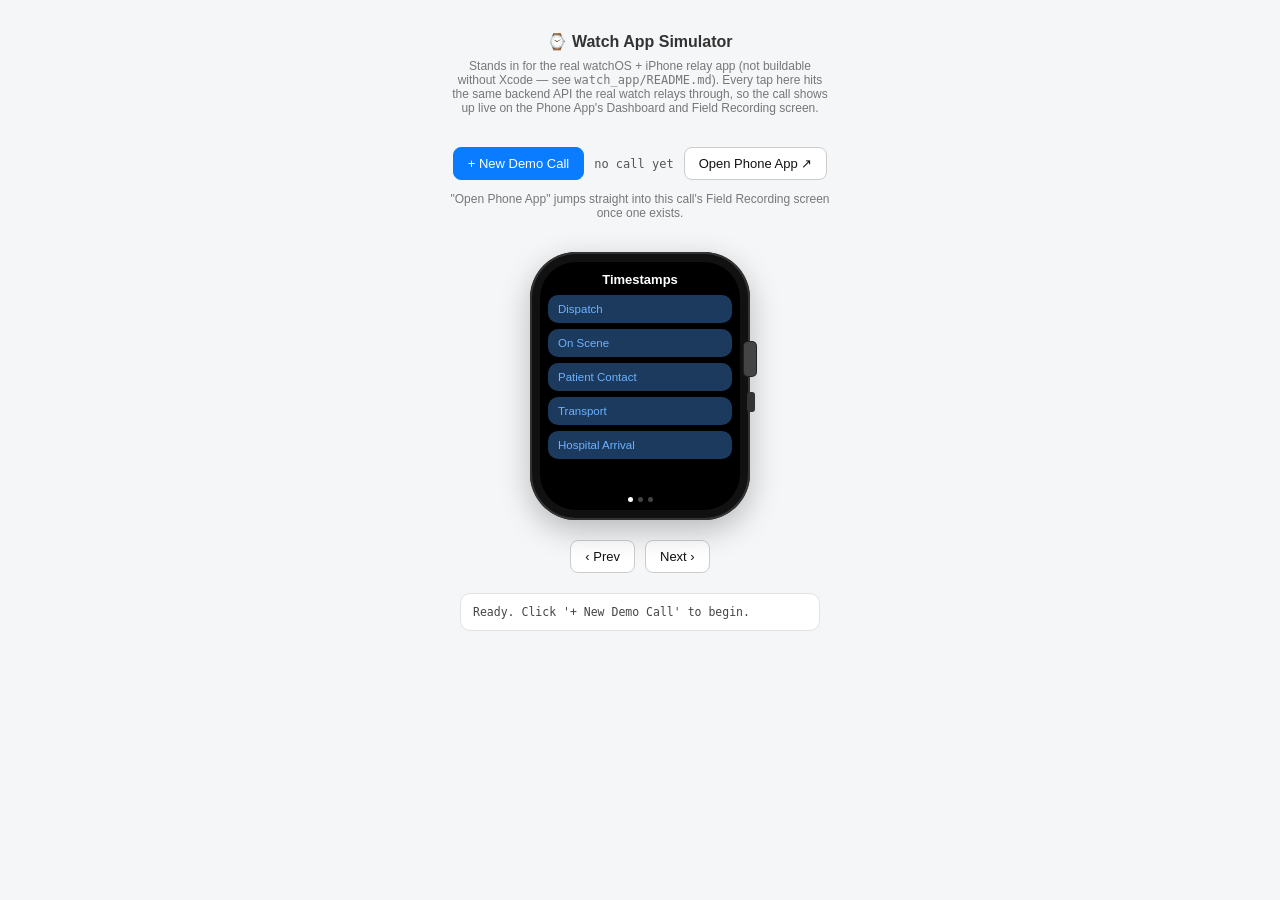
<file: phone_app/static/watch-mock.html>
<!DOCTYPE html>
<html lang="en">
<head>
<meta charset="UTF-8">
<title>Watch App — Demo Simulator</title>
<style>
  :root { color-scheme: dark; }
  * { box-sizing: border-box; }
  body {
    margin: 0;
    min-height: 100vh;
    background: #f5f6f8;
    color: #111;
    font-family: -apple-system, BlinkMacSystemFont, "SF Pro Text", Helvetica, Arial, sans-serif;
    display: flex;
    flex-direction: column;
    align-items: center;
    padding: 32px 16px;
    gap: 20px;
  }
  h1 { font-size: 16px; font-weight: 600; color: #333; margin: 0; }
  .subtitle { font-size: 12px; color: #777; text-align: center; max-width: 380px; margin-top: -12px; }

  .toolbar {
    display: flex; gap: 10px; align-items: center; flex-wrap: wrap; justify-content: center;
  }
  .toolbar button, .toolbar a.btn {
    font: inherit; font-size: 13px; padding: 8px 14px; border-radius: 8px;
    border: 1px solid #ccc; background: white; cursor: pointer; color: #111; text-decoration: none;
  }
  .toolbar button.primary, .toolbar a.btn.primary { background: #0a7cff; color: white; border-color: #0a7cff; }
  .call-id { font-size: 12px; color: #555; font-family: ui-monospace, monospace; }

  /* Watch bezel */
  .watch {
    width: 220px;
    height: 268px;
    background: #111;
    border-radius: 46px;
    padding: 10px;
    box-shadow: 0 10px 30px rgba(0,0,0,0.25), inset 0 0 0 2px #333;
    position: relative;
  }
  .crown {
    position: absolute;
    right: -6px; top: 90px;
    width: 12px; height: 34px;
    background: #444; border-radius: 4px;
    box-shadow: 0 0 0 1px #222;
  }
  .side-btn {
    position: absolute;
    right: -5px; top: 140px;
    width: 8px; height: 20px;
    background: #333; border-radius: 3px;
  }
  .screen {
    width: 100%; height: 100%;
    background: #000;
    border-radius: 36px;
    overflow: hidden;
    display: flex;
    flex-direction: column;
    color: #fff;
    font-size: 12px;
  }
  .screen-content {
    flex: 1;
    overflow-y: auto;
    padding: 10px 8px 4px;
  }
  .screen-content::-webkit-scrollbar { width: 3px; }
  .page-title {
    text-align: center;
    font-weight: 600;
    font-size: 13px;
    margin-bottom: 8px;
  }
  .page-dots {
    display: flex; justify-content: center; gap: 5px; padding: 6px 0 8px;
  }
  .page-dots span {
    width: 5px; height: 5px; border-radius: 50%; background: #444;
  }
  .page-dots span.active { background: #fff; }

  /* Timestamp buttons */
  .ts-btn {
    display: flex; justify-content: space-between; align-items: center;
    width: 100%;
    background: #1c3a5e; color: #6cb2ff;
    border: none; border-radius: 10px;
    padding: 8px 10px; margin-bottom: 6px;
    font-size: 11.5px; font-weight: 500;
    cursor: pointer;
  }
  .ts-btn.done { background: #163d24; color: #59d97a; }
  .ts-btn .check { display: none; }
  .ts-btn.done .check { display: inline; }

  /* Vitals steppers */
  .vital-row { margin-bottom: 8px; }
  .vital-label { font-size: 10.5px; color: #aaa; margin-bottom: 2px; }
  .vital-control {
    display: flex; align-items: center; justify-content: space-between;
    background: #1a1a1c; border-radius: 8px; padding: 3px 6px;
  }
  .vital-control button {
    width: 22px; height: 22px; border-radius: 50%;
    border: none; background: #333; color: #6cb2ff; font-size: 14px;
    line-height: 1; cursor: pointer;
  }
  .vital-value { font-size: 13px; font-weight: 600; min-width: 44px; text-align: center; }
  .log-vitals-btn {
    width: 100%; margin-top: 4px; padding: 8px;
    background: #0a7cff; color: white; border: none; border-radius: 10px;
    font-size: 12px; font-weight: 600; cursor: pointer;
  }
  .log-vitals-btn:disabled { background: #163d24; color: #59d97a; }

  /* Dictation */
  .dictation-view { display: flex; flex-direction: column; align-items: center; padding-top: 6px; gap: 8px; }
  .mic-btn {
    width: 56px; height: 56px; border-radius: 50%;
    border: none; background: #1a1a1c; color: #6cb2ff;
    font-size: 22px; cursor: pointer;
    display: flex; align-items: center; justify-content: center;
  }
  .mic-btn.recording { color: #ff4444; }
  .mic-hint { font-size: 10.5px; color: #888; }
  .transcript-box {
    font-size: 10.5px; color: #59d97a; text-align: center; padding: 0 6px;
    max-height: 70px; overflow-y: auto;
  }

  .log-panel {
    width: 360px;
    max-width: 90vw;
    background: white;
    border: 1px solid #e2e2e2;
    border-radius: 10px;
    padding: 10px 12px;
    font-size: 11.5px;
    font-family: ui-monospace, monospace;
    color: #444;
    max-height: 140px;
    overflow-y: auto;
  }
  .log-panel div { padding: 1px 0; }
  .log-panel .ok { color: #1a7a3c; }
</style>
</head>
<body>

<h1>⌚ Watch App Simulator</h1>
<p class="subtitle">
  Stands in for the real watchOS + iPhone relay app (not buildable without Xcode — see <code>watch_app/README.md</code>).
  Every tap here hits the same backend API the real watch relays through, so the call shows up live on the Phone App's
  Dashboard and Field Recording screen.
</p>

<div class="toolbar">
  <button id="new-call-btn" class="primary">+ New Demo Call</button>
  <span class="call-id" id="call-id-label">no call yet</span>
  <a id="open-phone-link" class="btn" href="/" target="_blank" rel="noopener">Open Phone App ↗</a>
</div>
<p class="subtitle" style="margin-top:-8px;">"Open Phone App" jumps straight into this call's Field Recording screen once one exists.</p>

<div class="watch">
  <div class="crown"></div>
  <div class="side-btn"></div>
  <div class="screen">
    <div class="screen-content" id="screen-content"></div>
    <div class="page-dots">
      <span id="dot-0" class="active"></span>
      <span id="dot-1"></span>
      <span id="dot-2"></span>
    </div>
  </div>
</div>

<div class="toolbar">
  <button id="prev-page-btn">‹ Prev</button>
  <button id="next-page-btn">Next ›</button>
</div>

<div class="log-panel" id="log-panel"></div>

<script>
const API_BASE = window.location.origin;
let callId = null;
let page = 0; // 0 = timestamps, 1 = vitals, 2 = dictation

const TS_LABELS = ["Dispatch", "On Scene", "Patient Contact", "Transport", "Hospital Arrival"];
const loggedTs = new Set();

const vitals = { systolic: 150, diastolic: 95, hr: 110, spo2: 94, rr: 20, gcs: 15, glucose: 110 };
const vitalRanges = {
  systolic: [60, 220], diastolic: [30, 140], hr: [30, 220],
  spo2: [50, 100], rr: [4, 50], gcs: [3, 15], glucose: [20, 500],
};
let vitalsLogged = false;

let recognizing = false;
let recognizer = null;
let transcript = "";
let callComplaint = "unspecified complaint";
function cannedDictation() {
  return `Patient reports symptoms consistent with ${callComplaint}, onset per report.`;
}

const screenContent = document.getElementById("screen-content");
const logPanel = document.getElementById("log-panel");
const callIdLabel = document.getElementById("call-id-label");
const openPhoneLink = document.getElementById("open-phone-link");

function log(msg, ok) {
  const div = document.createElement("div");
  div.textContent = msg;
  if (ok) div.className = "ok";
  logPanel.prepend(div);
}

async function api(path, options = {}) {
  const res = await fetch(API_BASE + path, {
    headers: { "Content-Type": "application/json" },
    ...options,
  });
  if (!res.ok) throw new Error(`API error ${res.status} on ${path}`);
  return res.json();
}

async function newCall() {
  const complaint = prompt("Chief complaint for this scenario (e.g. diabetic emergency, opioid overdose, heart attack):");
  if (complaint === null) return; // cancelled
  const ageRaw = prompt("Patient age (optional):");
  const sex = prompt("Patient sex (male/female/other, optional):");

  loggedTs.clear();
  vitalsLogged = false;
  transcript = "";
  callComplaint = complaint.trim() || "unspecified complaint";
  const { call_id } = await api("/api/calls", {
    method: "POST",
    body: JSON.stringify({
      chief_complaint: callComplaint,
      patient_age: ageRaw && ageRaw.trim() ? Number(ageRaw.trim()) : null,
      patient_sex: sex && sex.trim() ? sex.trim() : null,
    }),
  });
  callId = call_id;
  callIdLabel.textContent = `call: ${callId}`;
  openPhoneLink.href = `/?open=${callId}`;
  log(`Created new call ${callId} (${callComplaint})`, true);
  render();
}

async function tapTimestamp(label) {
  if (!callId) return;
  const recorded_at = new Date().toISOString();
  await api(`/api/calls/${callId}/timestamps`, {
    method: "POST",
    body: JSON.stringify({ label, recorded_at }),
  });
  loggedTs.add(label);
  log(`Timestamp sent: ${label}`, true);
  render();
}

async function logVitals() {
  if (!callId) return;
  await api(`/api/calls/${callId}/vitals`, {
    method: "POST",
    body: JSON.stringify({
      bp: `${vitals.systolic}/${vitals.diastolic}`,
      hr: vitals.hr, spo2: vitals.spo2, rr: vitals.rr, gcs: vitals.gcs, glucose: vitals.glucose,
    }),
  });
  vitalsLogged = true;
  log(`Vitals sent: BP ${vitals.systolic}/${vitals.diastolic}, HR ${vitals.hr}, SpO2 ${vitals.spo2}`, true);
  render();
}

async function sendDictation(text) {
  if (!callId || !text.trim()) return;
  await api(`/api/calls/${callId}/dictations`, {
    method: "POST",
    body: JSON.stringify({ text: text.trim() }),
  });
  log(`Dictation sent: "${text.trim()}"`, true);
}

function clampAdjust(key, delta) {
  const [lo, hi] = vitalRanges[key];
  vitals[key] = Math.min(hi, Math.max(lo, vitals[key] + delta));
  render();
}

function renderTimestamps() {
  screenContent.innerHTML = `<div class="page-title">Timestamps</div>`;
  for (const label of TS_LABELS) {
    const done = loggedTs.has(label);
    const btn = document.createElement("button");
    btn.className = "ts-btn" + (done ? " done" : "");
    btn.innerHTML = `<span>${label}</span><span class="check">✓</span>`;
    btn.onclick = () => tapTimestamp(label);
    screenContent.appendChild(btn);
  }
}

function renderVitals() {
  screenContent.innerHTML = `<div class="page-title">Vitals</div>`;
  const rows = [
    ["BP Sys", "systolic"], ["BP Dia", "diastolic"], ["HR", "hr"],
    ["SpO2", "spo2"], ["RR", "rr"], ["GCS", "gcs"], ["Glucose", "glucose"],
  ];
  for (const [label, key] of rows) {
    const row = document.createElement("div");
    row.className = "vital-row";
    row.innerHTML = `
      <div class="vital-label">${label}</div>
      <div class="vital-control">
        <button data-key="${key}" data-delta="-1">–</button>
        <span class="vital-value">${vitals[key]}</span>
        <button data-key="${key}" data-delta="1">+</button>
      </div>`;
    row.querySelectorAll("button").forEach(b => {
      b.onclick = () => clampAdjust(b.dataset.key, parseInt(b.dataset.delta, 10));
    });
    screenContent.appendChild(row);
  }
  const logBtn = document.createElement("button");
  logBtn.className = "log-vitals-btn";
  logBtn.textContent = vitalsLogged ? "✓ Logged" : "Log Vitals";
  logBtn.onclick = logVitals;
  screenContent.appendChild(logBtn);
}

function renderDictation() {
  screenContent.innerHTML = `
    <div class="page-title">Dictation</div>
    <div class="dictation-view">
      <button class="mic-btn ${recognizing ? "recording" : ""}" id="mic-btn">${recognizing ? "■" : "🎙"}</button>
      <div class="mic-hint">${recognizing ? "Listening..." : "Tap to dictate"}</div>
      <div class="transcript-box" id="transcript-box">${transcript ? `Sent: "${transcript}"` : ""}</div>
    </div>`;
  document.getElementById("mic-btn").onclick = toggleDictation;
}

function finishDictation(text) {
  if (!recognizing && transcript) return; // already finished
  recognizing = false;
  transcript = (text || "").trim() || cannedDictation();
  sendDictation(transcript);
  render();
}

function toggleDictation() {
  if (recognizing) {
    // Manual stop -- if speech recognition is live, let its onend/onresult
    // handlers supply the final transcript; otherwise fall back now.
    if (recognizer) {
      recognizer.stop();
    } else {
      finishDictation(cannedDictation());
    }
    return;
  }

  recognizing = true;
  render();

  // Safety net: no matter what the Speech API does (denied permission,
  // network failure, silently hangs), the demo must never get stuck on
  // "Listening..." forever. But this must NOT double as a recording time
  // limit -- a real user needs time to (a) respond to the browser's mic
  // permission prompt and (b) say a full sentence. So the timer starts
  // generous, and gets pushed further out once we have real evidence
  // recognition is actually working (onstart / onresult firing).
  let safetyTimer = null;
  const armSafetyTimer = (ms) => {
    clearTimeout(safetyTimer);
    safetyTimer = setTimeout(() => {
      if (recognizer) {
        try { recognizer.abort(); } catch (e) { /* already stopped */ }
      }
      recognizer = null;
      finishDictation(cannedDictation());
    }, ms);
  };
  armSafetyTimer(15000); // covers a slow response to the permission prompt

  const SpeechRec = window.SpeechRecognition || window.webkitSpeechRecognition;
  if (!SpeechRec) {
    clearTimeout(safetyTimer);
    setTimeout(() => finishDictation(cannedDictation()), 1500);
    return;
  }

  let heard = "";
  try {
    recognizer = new SpeechRec();
    recognizer.continuous = true;
    recognizer.interimResults = false;
    recognizer.lang = "en-US";
    recognizer.onstart = () => {
      // Recognition is genuinely listening now -- give a full window for
      // an actual sentence rather than the permission-prompt window.
      armSafetyTimer(20000);
    };
    recognizer.onresult = (e) => {
      for (let i = e.resultIndex; i < e.results.length; i++) {
        heard += e.results[i][0].transcript + " ";
      }
      // Real speech is coming in -- extend a bit more in case they keep talking.
      armSafetyTimer(8000);
    };
    recognizer.onerror = () => {
      clearTimeout(safetyTimer);
      recognizer = null;
      finishDictation(heard || cannedDictation());
    };
    recognizer.onend = () => {
      clearTimeout(safetyTimer);
      recognizer = null;
      finishDictation(heard || cannedDictation());
    };
    recognizer.start();
  } catch (e) {
    // start() can throw synchronously (e.g. mic permission denied) --
    // fall back immediately rather than getting stuck "recording".
    clearTimeout(safetyTimer);
    recognizer = null;
    finishDictation(cannedDictation());
  }
}

function render() {
  document.querySelectorAll(".page-dots span").forEach((d, i) => d.classList.toggle("active", i === page));
  if (page === 0) renderTimestamps();
  else if (page === 1) renderVitals();
  else renderDictation();
}

document.getElementById("new-call-btn").onclick = newCall;
document.getElementById("prev-page-btn").onclick = () => { page = (page + 2) % 3; render(); };
document.getElementById("next-page-btn").onclick = () => { page = (page + 1) % 3; render(); };

render();
log("Ready. Click '+ New Demo Call' to begin.");
</script>
</body>
</html>
</file>
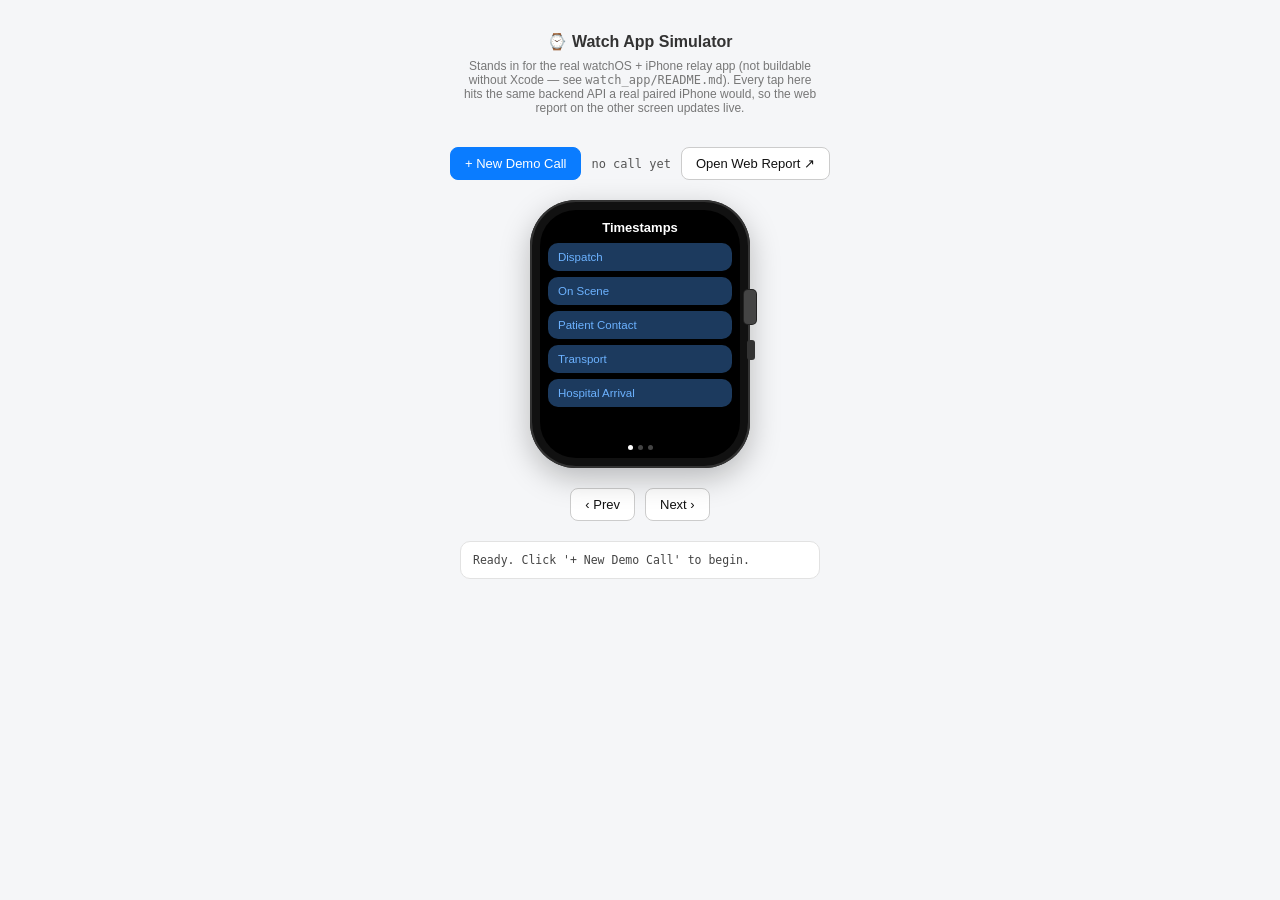
<file: web/static/watch-mock.html>
<!DOCTYPE html>
<html lang="en">
<head>
<meta charset="UTF-8">
<title>Watch App — Demo Simulator</title>
<style>
  :root { color-scheme: dark; }
  * { box-sizing: border-box; }
  body {
    margin: 0;
    min-height: 100vh;
    background: #f5f6f8;
    color: #111;
    font-family: -apple-system, BlinkMacSystemFont, "SF Pro Text", Helvetica, Arial, sans-serif;
    display: flex;
    flex-direction: column;
    align-items: center;
    padding: 32px 16px;
    gap: 20px;
  }
  h1 { font-size: 16px; font-weight: 600; color: #333; margin: 0; }
  .subtitle { font-size: 12px; color: #777; text-align: center; max-width: 360px; margin-top: -12px; }

  .toolbar {
    display: flex; gap: 10px; align-items: center; flex-wrap: wrap; justify-content: center;
  }
  .toolbar button, .toolbar a.btn {
    font: inherit; font-size: 13px; padding: 8px 14px; border-radius: 8px;
    border: 1px solid #ccc; background: white; cursor: pointer; color: #111; text-decoration: none;
  }
  .toolbar button.primary, .toolbar a.btn.primary { background: #0a7cff; color: white; border-color: #0a7cff; }
  .call-id { font-size: 12px; color: #555; font-family: ui-monospace, monospace; }

  /* Watch bezel */
  .watch {
    width: 220px;
    height: 268px;
    background: #111;
    border-radius: 46px;
    padding: 10px;
    box-shadow: 0 10px 30px rgba(0,0,0,0.25), inset 0 0 0 2px #333;
    position: relative;
  }
  .crown {
    position: absolute;
    right: -6px; top: 90px;
    width: 12px; height: 34px;
    background: #444; border-radius: 4px;
    box-shadow: 0 0 0 1px #222;
  }
  .side-btn {
    position: absolute;
    right: -5px; top: 140px;
    width: 8px; height: 20px;
    background: #333; border-radius: 3px;
  }
  .screen {
    width: 100%; height: 100%;
    background: #000;
    border-radius: 36px;
    overflow: hidden;
    display: flex;
    flex-direction: column;
    color: #fff;
    font-size: 12px;
  }
  .screen-content {
    flex: 1;
    overflow-y: auto;
    padding: 10px 8px 4px;
  }
  .screen-content::-webkit-scrollbar { width: 3px; }
  .page-title {
    text-align: center;
    font-weight: 600;
    font-size: 13px;
    margin-bottom: 8px;
  }
  .page-dots {
    display: flex; justify-content: center; gap: 5px; padding: 6px 0 8px;
  }
  .page-dots span {
    width: 5px; height: 5px; border-radius: 50%; background: #444;
  }
  .page-dots span.active { background: #fff; }

  /* Timestamp buttons */
  .ts-btn {
    display: flex; justify-content: space-between; align-items: center;
    width: 100%;
    background: #1c3a5e; color: #6cb2ff;
    border: none; border-radius: 10px;
    padding: 8px 10px; margin-bottom: 6px;
    font-size: 11.5px; font-weight: 500;
    cursor: pointer;
  }
  .ts-btn.done { background: #163d24; color: #59d97a; }
  .ts-btn .check { display: none; }
  .ts-btn.done .check { display: inline; }

  /* Vitals steppers */
  .vital-row { margin-bottom: 8px; }
  .vital-label { font-size: 10.5px; color: #aaa; margin-bottom: 2px; }
  .vital-control {
    display: flex; align-items: center; justify-content: space-between;
    background: #1a1a1c; border-radius: 8px; padding: 3px 6px;
  }
  .vital-control button {
    width: 22px; height: 22px; border-radius: 50%;
    border: none; background: #333; color: #6cb2ff; font-size: 14px;
    line-height: 1; cursor: pointer;
  }
  .vital-value { font-size: 13px; font-weight: 600; min-width: 44px; text-align: center; }
  .log-vitals-btn {
    width: 100%; margin-top: 4px; padding: 8px;
    background: #0a7cff; color: white; border: none; border-radius: 10px;
    font-size: 12px; font-weight: 600; cursor: pointer;
  }
  .log-vitals-btn:disabled { background: #163d24; color: #59d97a; }

  /* Dictation */
  .dictation-view { display: flex; flex-direction: column; align-items: center; padding-top: 6px; gap: 8px; }
  .mic-btn {
    width: 56px; height: 56px; border-radius: 50%;
    border: none; background: #1a1a1c; color: #6cb2ff;
    font-size: 22px; cursor: pointer;
    display: flex; align-items: center; justify-content: center;
  }
  .mic-btn.recording { color: #ff4444; }
  .mic-hint { font-size: 10.5px; color: #888; }
  .transcript-box {
    font-size: 10.5px; color: #59d97a; text-align: center; padding: 0 6px;
    max-height: 70px; overflow-y: auto;
  }

  .log-panel {
    width: 360px;
    max-width: 90vw;
    background: white;
    border: 1px solid #e2e2e2;
    border-radius: 10px;
    padding: 10px 12px;
    font-size: 11.5px;
    font-family: ui-monospace, monospace;
    color: #444;
    max-height: 140px;
    overflow-y: auto;
  }
  .log-panel div { padding: 1px 0; }
  .log-panel .ok { color: #1a7a3c; }
</style>
</head>
<body>

<h1>⌚ Watch App Simulator</h1>
<p class="subtitle">
  Stands in for the real watchOS + iPhone relay app (not buildable without Xcode — see <code>watch_app/README.md</code>).
  Every tap here hits the same backend API a real paired iPhone would, so the web report on the other screen updates live.
</p>

<div class="toolbar">
  <button id="new-call-btn" class="primary">+ New Demo Call</button>
  <span class="call-id" id="call-id-label">no call yet</span>
  <a id="open-report-link" class="btn" href="#" target="_blank" rel="noopener">Open Web Report ↗</a>
</div>

<div class="watch">
  <div class="crown"></div>
  <div class="side-btn"></div>
  <div class="screen">
    <div class="screen-content" id="screen-content"></div>
    <div class="page-dots">
      <span id="dot-0" class="active"></span>
      <span id="dot-1"></span>
      <span id="dot-2"></span>
    </div>
  </div>
</div>

<div class="toolbar">
  <button id="prev-page-btn">‹ Prev</button>
  <button id="next-page-btn">Next ›</button>
</div>

<div class="log-panel" id="log-panel"></div>

<script>
const API_BASE = window.location.origin;
let callId = null;
let page = 0; // 0 = timestamps, 1 = vitals, 2 = dictation

const TS_LABELS = ["Dispatch", "On Scene", "Patient Contact", "Transport", "Hospital Arrival"];
const loggedTs = new Set();

const vitals = { systolic: 150, diastolic: 95, hr: 110, spo2: 94, rr: 20, gcs: 15, glucose: 110 };
const vitalRanges = {
  systolic: [60, 220], diastolic: [30, 140], hr: [30, 220],
  spo2: [50, 100], rr: [4, 50], gcs: [3, 15], glucose: [20, 500],
};
let vitalsLogged = false;

let recognizing = false;
let recognizer = null;
let transcript = "";
let callComplaint = "unspecified complaint";
function cannedDictation() {
  return `Patient reports symptoms consistent with ${callComplaint}, onset per report.`;
}

const screenContent = document.getElementById("screen-content");
const logPanel = document.getElementById("log-panel");
const callIdLabel = document.getElementById("call-id-label");
const openReportLink = document.getElementById("open-report-link");

function log(msg, ok) {
  const div = document.createElement("div");
  div.textContent = msg;
  if (ok) div.className = "ok";
  logPanel.prepend(div);
}

async function api(path, options = {}) {
  const res = await fetch(API_BASE + path, {
    headers: { "Content-Type": "application/json" },
    ...options,
  });
  if (!res.ok) throw new Error(`API error ${res.status} on ${path}`);
  return res.json();
}

async function newCall() {
  const complaint = prompt("Chief complaint for this scenario (e.g. diabetic emergency, opioid overdose, heart attack):");
  if (complaint === null) return; // cancelled
  const ageRaw = prompt("Patient age (optional):");
  const sex = prompt("Patient sex (male/female/other, optional):");

  loggedTs.clear();
  vitalsLogged = false;
  transcript = "";
  callComplaint = complaint.trim() || "unspecified complaint";
  const { call_id } = await api("/api/calls", {
    method: "POST",
    body: JSON.stringify({
      chief_complaint: callComplaint,
      patient_age: ageRaw && ageRaw.trim() ? Number(ageRaw.trim()) : null,
      patient_sex: sex && sex.trim() ? sex.trim() : null,
    }),
  });
  callId = call_id;
  callIdLabel.textContent = `call: ${callId}`;
  openReportLink.href = `/report/${callId}`;
  log(`Created new call ${callId} (${callComplaint})`, true);
  render();
}

async function tapTimestamp(label) {
  if (!callId) return;
  const recorded_at = new Date().toISOString();
  await api(`/api/calls/${callId}/timestamps`, {
    method: "POST",
    body: JSON.stringify({ label, recorded_at }),
  });
  loggedTs.add(label);
  log(`Timestamp sent: ${label}`, true);
  render();
}

async function logVitals() {
  if (!callId) return;
  await api(`/api/calls/${callId}/vitals`, {
    method: "POST",
    body: JSON.stringify({
      bp: `${vitals.systolic}/${vitals.diastolic}`,
      hr: vitals.hr, spo2: vitals.spo2, rr: vitals.rr, gcs: vitals.gcs, glucose: vitals.glucose,
    }),
  });
  vitalsLogged = true;
  log(`Vitals sent: BP ${vitals.systolic}/${vitals.diastolic}, HR ${vitals.hr}, SpO2 ${vitals.spo2}`, true);
  render();
}

async function sendDictation(text) {
  if (!callId || !text.trim()) return;
  await api(`/api/calls/${callId}/dictations`, {
    method: "POST",
    body: JSON.stringify({ text: text.trim() }),
  });
  log(`Dictation sent: "${text.trim()}"`, true);
}

function clampAdjust(key, delta) {
  const [lo, hi] = vitalRanges[key];
  vitals[key] = Math.min(hi, Math.max(lo, vitals[key] + delta));
  render();
}

function renderTimestamps() {
  screenContent.innerHTML = `<div class="page-title">Timestamps</div>`;
  for (const label of TS_LABELS) {
    const done = loggedTs.has(label);
    const btn = document.createElement("button");
    btn.className = "ts-btn" + (done ? " done" : "");
    btn.innerHTML = `<span>${label}</span><span class="check">✓</span>`;
    btn.onclick = () => tapTimestamp(label);
    screenContent.appendChild(btn);
  }
}

function renderVitals() {
  screenContent.innerHTML = `<div class="page-title">Vitals</div>`;
  const rows = [
    ["BP Sys", "systolic"], ["BP Dia", "diastolic"], ["HR", "hr"],
    ["SpO2", "spo2"], ["RR", "rr"], ["GCS", "gcs"], ["Glucose", "glucose"],
  ];
  for (const [label, key] of rows) {
    const row = document.createElement("div");
    row.className = "vital-row";
    row.innerHTML = `
      <div class="vital-label">${label}</div>
      <div class="vital-control">
        <button data-key="${key}" data-delta="-1">–</button>
        <span class="vital-value">${vitals[key]}</span>
        <button data-key="${key}" data-delta="1">+</button>
      </div>`;
    row.querySelectorAll("button").forEach(b => {
      b.onclick = () => clampAdjust(b.dataset.key, parseInt(b.dataset.delta, 10));
    });
    screenContent.appendChild(row);
  }
  const logBtn = document.createElement("button");
  logBtn.className = "log-vitals-btn";
  logBtn.textContent = vitalsLogged ? "✓ Logged" : "Log Vitals";
  logBtn.onclick = logVitals;
  screenContent.appendChild(logBtn);
}

function renderDictation() {
  screenContent.innerHTML = `
    <div class="page-title">Dictation</div>
    <div class="dictation-view">
      <button class="mic-btn ${recognizing ? "recording" : ""}" id="mic-btn">${recognizing ? "■" : "🎙"}</button>
      <div class="mic-hint">${recognizing ? "Listening..." : "Tap to dictate"}</div>
      <div class="transcript-box" id="transcript-box">${transcript ? `Sent: "${transcript}"` : ""}</div>
    </div>`;
  document.getElementById("mic-btn").onclick = toggleDictation;
}

function finishDictation(text) {
  if (!recognizing && transcript) return; // already finished
  recognizing = false;
  transcript = (text || "").trim() || cannedDictation();
  sendDictation(transcript);
  render();
}

function toggleDictation() {
  if (recognizing) {
    // Manual stop -- if speech recognition is live, let its onend/onresult
    // handlers supply the final transcript; otherwise fall back now.
    if (recognizer) {
      recognizer.stop();
    } else {
      finishDictation(cannedDictation());
    }
    return;
  }

  recognizing = true;
  render();

  // Safety net: no matter what the Speech API does (denied permission,
  // network failure, silently hangs), the demo must never get stuck on
  // "Listening..." forever. But this must NOT double as a recording time
  // limit -- a real user needs time to (a) respond to the browser's mic
  // permission prompt and (b) say a full sentence. So the timer starts
  // generous, and gets pushed further out once we have real evidence
  // recognition is actually working (onstart / onresult firing).
  let safetyTimer = null;
  const armSafetyTimer = (ms) => {
    clearTimeout(safetyTimer);
    safetyTimer = setTimeout(() => {
      if (recognizer) {
        try { recognizer.abort(); } catch (e) { /* already stopped */ }
      }
      recognizer = null;
      finishDictation(cannedDictation());
    }, ms);
  };
  armSafetyTimer(15000); // covers a slow response to the permission prompt

  const SpeechRec = window.SpeechRecognition || window.webkitSpeechRecognition;
  if (!SpeechRec) {
    clearTimeout(safetyTimer);
    setTimeout(() => finishDictation(cannedDictation()), 1500);
    return;
  }

  let heard = "";
  try {
    recognizer = new SpeechRec();
    recognizer.continuous = true;
    recognizer.interimResults = false;
    recognizer.lang = "en-US";
    recognizer.onstart = () => {
      // Recognition is genuinely listening now -- give a full window for
      // an actual sentence rather than the permission-prompt window.
      armSafetyTimer(20000);
    };
    recognizer.onresult = (e) => {
      for (let i = e.resultIndex; i < e.results.length; i++) {
        heard += e.results[i][0].transcript + " ";
      }
      // Real speech is coming in -- extend a bit more in case they keep talking.
      armSafetyTimer(8000);
    };
    recognizer.onerror = () => {
      clearTimeout(safetyTimer);
      recognizer = null;
      finishDictation(heard || cannedDictation());
    };
    recognizer.onend = () => {
      clearTimeout(safetyTimer);
      recognizer = null;
      finishDictation(heard || cannedDictation());
    };
    recognizer.start();
  } catch (e) {
    // start() can throw synchronously (e.g. mic permission denied) --
    // fall back immediately rather than getting stuck "recording".
    clearTimeout(safetyTimer);
    recognizer = null;
    finishDictation(cannedDictation());
  }
}

function render() {
  document.querySelectorAll(".page-dots span").forEach((d, i) => d.classList.toggle("active", i === page));
  if (page === 0) renderTimestamps();
  else if (page === 1) renderVitals();
  else renderDictation();
}

document.getElementById("new-call-btn").onclick = newCall;
document.getElementById("prev-page-btn").onclick = () => { page = (page + 2) % 3; render(); };
document.getElementById("next-page-btn").onclick = () => { page = (page + 1) % 3; render(); };

render();
log("Ready. Click '+ New Demo Call' to begin.");
</script>
</body>
</html>
</file>
